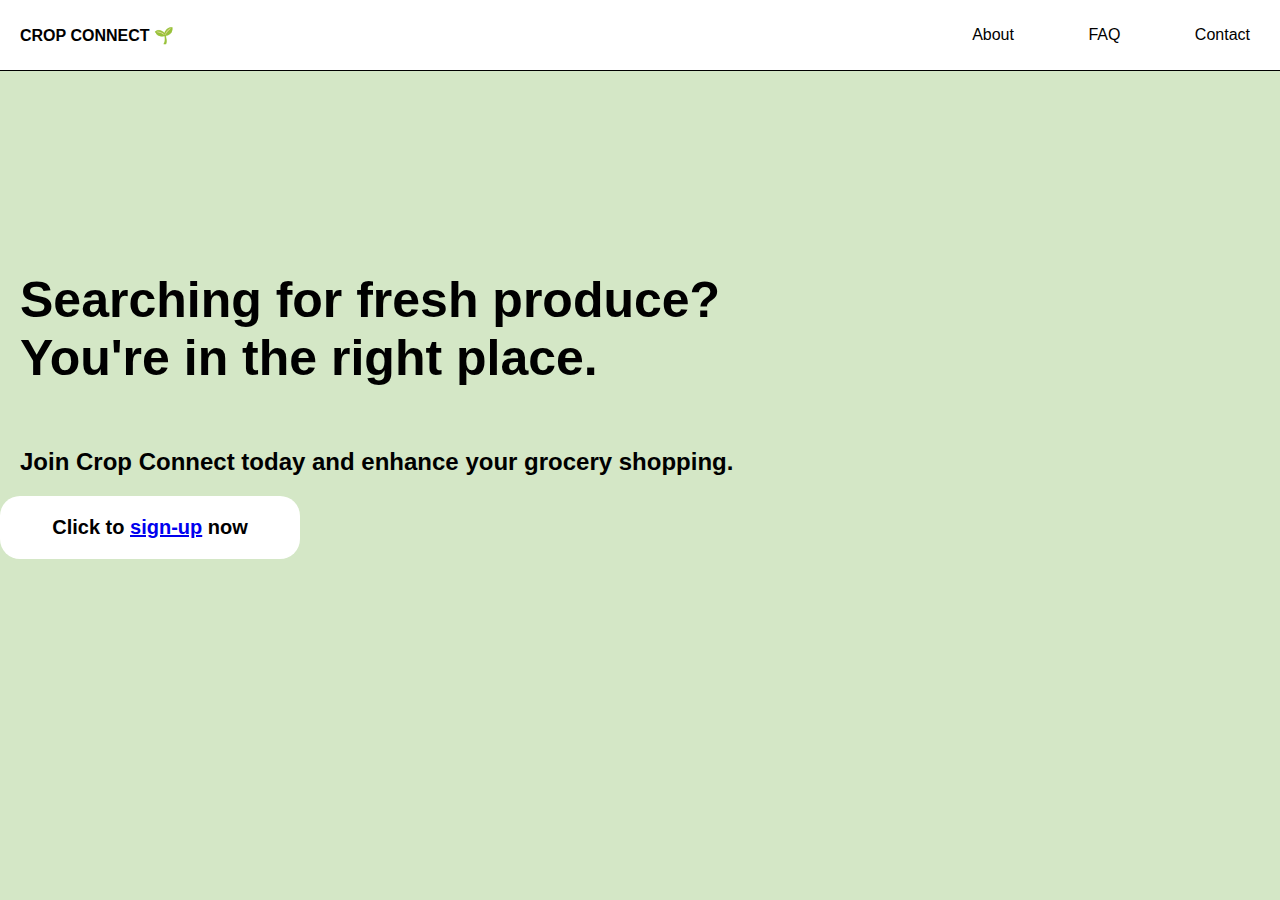
<file: index.html>
<!DOCTYPE html>
<html lang="en">

<head>
    <meta charset="UTF-8">
    <meta name="viewport" content="width=device-width, initial-scale=1.0">
    <link href="marketplace.css" rel="stylesheet" type="text/css" />
</head>

<body>
    <div class="header">
        <p id="websiteTitle" style="font-weight:bold">
            CROP CONNECT 🌱
        </p>
        <div class="headerLabels">
            <nav>
                <ul>
                    <li><a href="#" style="margin-right: 70px">About</a></li>
                    <li><a href="#" style="margin-right: 70px">FAQ</a></li>
                    <li><a href="#">Contact</a></li>
                </ul>
            </nav>
        </div>
    </div>
    <h2 style="font-size: 50px; margin-top: 200px">Searching for fresh produce? <br> You're in the right place.</h2>
    <h2>Join Crop Connect today and enhance your grocery shopping.</h2>
    <div id="startButton">
    <p style="font-size: 20px; font-weight: bold">Click to <a href = "sign-up.html">sign-up</a> now</p>
    </div>
    </div>
    </div>
</body>
</file>
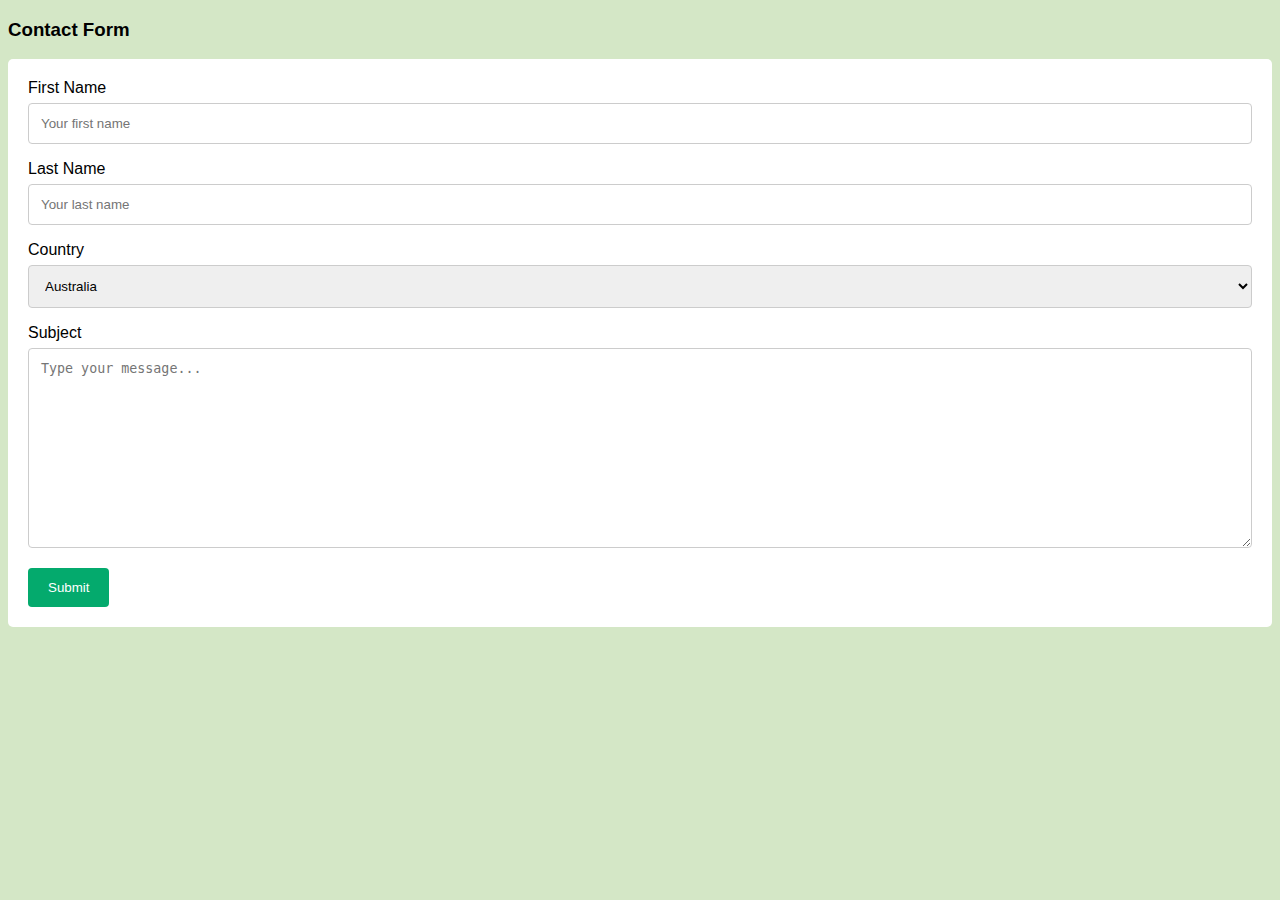
<file: contact.html>
<!DOCTYPE html>
<html lang="en">

<head>
  <meta charset="UTF-8">
  <meta name="viewport" content="width=device-width, initial-scale=1.0">
  <style>
    body {
      font-family: Arial, Helvetica, sans-serif;
      background-color: #d4e7c6;
    }

    * {
      box-sizing: border-box;
    }

    input[type=text],
    select,
    textarea {
      width: 100%;
      padding: 12px;
      border: 1px solid #ccc;
      border-radius: 4px;
      box-sizing: border-box;
      margin-top: 6px;
      margin-bottom: 16px;
      resize: vertical;
    }

    input[type=submit] {
      background-color: #04AA6D;
      color: white;
      padding: 12px 20px;
      border: none;
      border-radius: 4px;
      cursor: pointer;
    }

    input[type=submit]:hover {
      background-color: #45a049;
    }

    .container {
      border-radius: 5px;
      background-color: #ffffff;
      padding: 20px;
    }
  </style>
</head>

<body>

  <h3>Contact Form</h3>

  <div class="container">
    <form id="contactForm">
      <label for="fname">First Name</label>
      <input type="text" id="fname" name="firstname" placeholder="Your first name">

      <label for="lname">Last Name</label>
      <input type="text" id="lname" name="lastname" placeholder="Your last name">

      <label for="country">Country</label>
      <select id="country" name="country">
        <option value="australia">Australia</option>
        <option value="canada">Canada</option>
        <option value="mexico">Mexico</option>
        <option value="usa">USA</option>
        <option value="uk">United Kingdom</option>
        <option value="germany">Germany</option>
        <option value="france">France</option>
        <option value="japan">Japan</option>
        <option value="china">China</option>
        <option value="india">India</option>
        <option value="brazil">Brazil</option>
        <option value="south_africa">South Africa</option>
        <option value="new_zealand">New Zealand</option>
        <option value="italy">Italy</option>
        <option value="spain">Spain</option>
        <option value="russia">Russia</option>
        <option value="south_korea">South Korea</option>
        <option value="nigeria">Nigeria</option>
        <option value="argentina">Argentina</option>
        <option value="saudi_arabia">Saudi Arabia</option>
      </select>

      <label for="subject">Subject</label>
      <textarea id="subject" name="subject" placeholder="Type your message..." style="height:200px"></textarea>

      <input type="submit" value="Submit">
    </form>
  </div>

  <script>
    document.getElementById('contactForm').addEventListener('submit', function(event) {
      event.preventDefault();
      window.location.href = 'homepage.html';
    });
  </script>

</body>

</html>
</file>
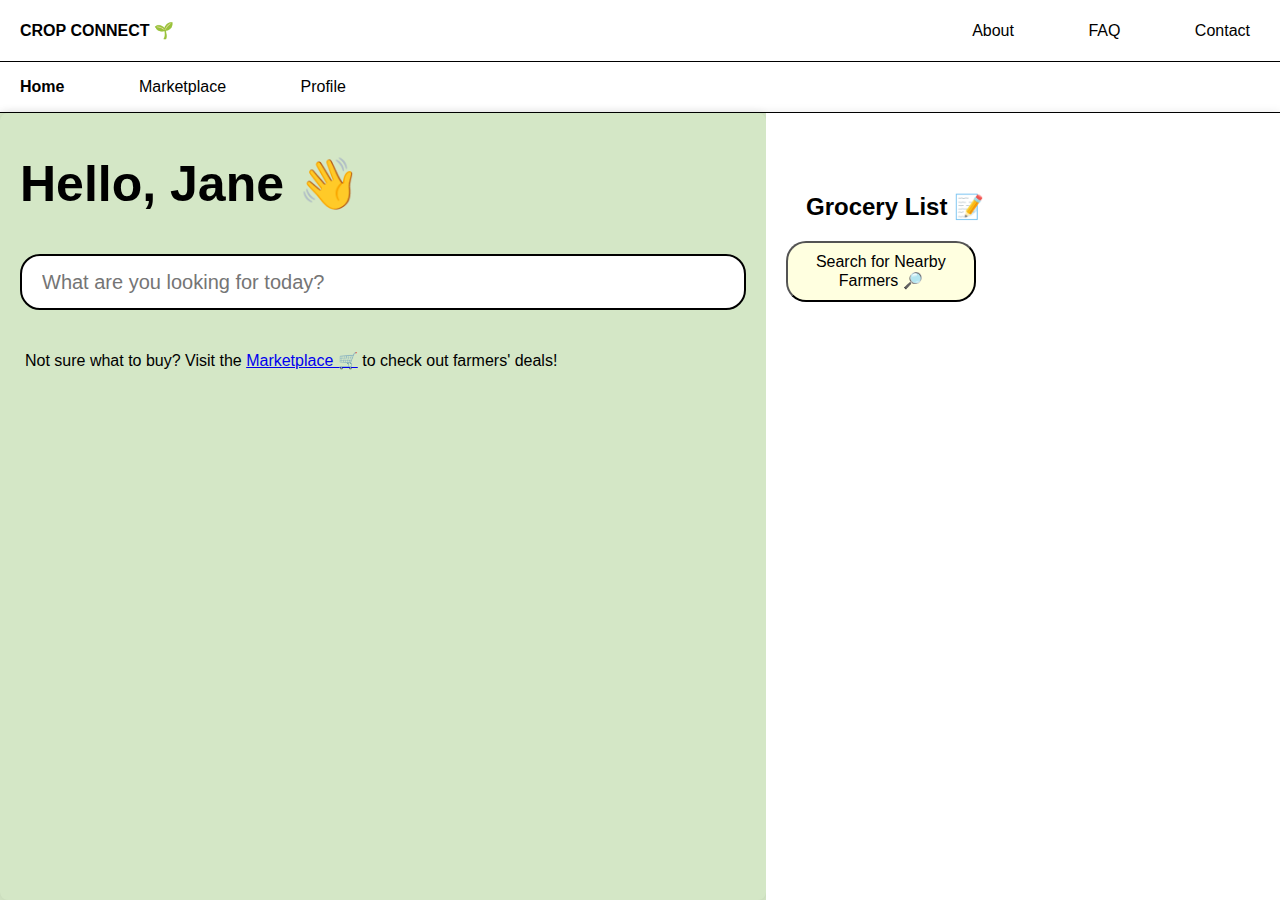
<file: homepage.html>
<!DOCTYPE html>
<html lang="en">

<head>
    <meta charset="UTF-8">
    <meta name="viewport" content="width=device-width, initial-scale=1.0">
    <link href="homepage.css" rel="stylesheet" type="text/css" />
</head>

<body>
    <div class="header">
        <p id="websiteTitle">
            CROP CONNECT 🌱
        </p>
        <div class="headerLabels">
            <nav>
                <ul>
                    <li><a style="margin-right: 70px;">About</a></li>
                    <li><a href="#" style="margin-right: 70px;">FAQ</a></li>
                    <li><a href="contact.html">Contact</a></li>
                </ul>
            </nav>
        </div>
    </div>
    <div class="subheader">
        <nav>
            <ul>
                <li><a href="#" style="font-weight: bold; margin-right: 70px;">Home</a></li>
                <li><a href="marketplace.html" style="margin-right: 70px;">Marketplace</a></li>
                <li><a>Profile</a></li>
            </ul>
        </nav>
    </div>
    <div class="containers">
        <div class="container1">
            <h2 style="font-size: 50px">Hello, Jane 👋</h2>
            <div class="search-bar">
                <input type="text" id="searchInput" placeholder="What are you looking for today?">
                <div id="dropdown" class="dropdown-content">
                    <!-- Search results will appear here -->
                </div>
            </div>
            <p style="padding: 25px">Not sure what to buy? Visit the <a href="marketplace.html">Marketplace 🛒</a>
                to
                check out farmers' deals!</p>
        </div>
        <div class="container2">
            <div class="groceryList">
                <h2 style="margin-top: 60px">Grocery List 📝</h2>
                <ul id="groceryItems">
                    <!-- Grocery items will be added here -->
                </ul>
            </div>
            <button id="nextPageButton" class="button" style="width: 40%; padding-left: 20px;">Search for Nearby Farmers 🔎</button>
            <div id="distance"></div>
            <div id="output"></div>
            <a href="messaging.html" id="contactFarmerButton" class="button" style="text-decoration: none;">Contact
                Farmer ⭐️🤳</a>
        </div>
    </div>

    <script src="script.js"></script>
</body>

</html>
</file>
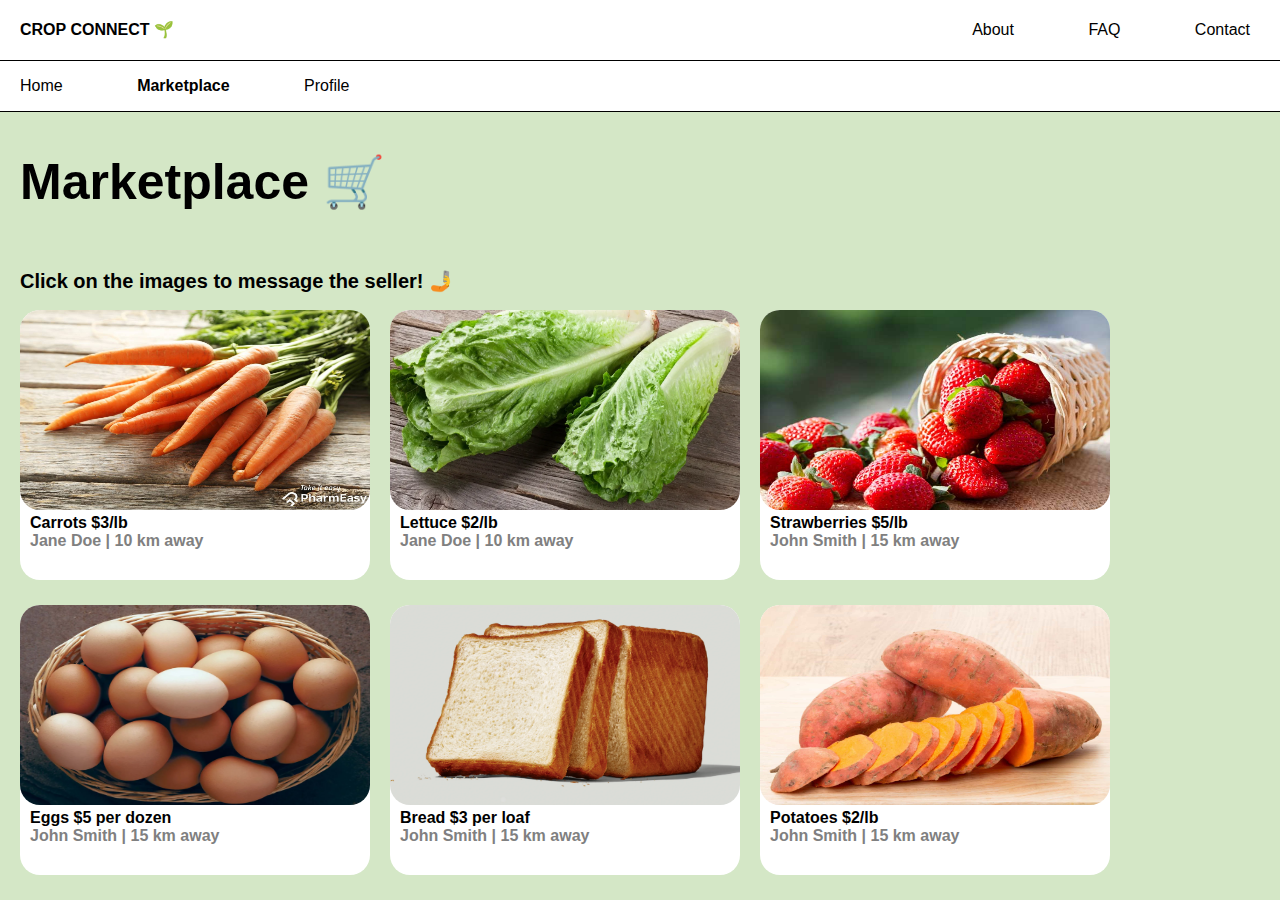
<file: marketplace.html>
<!DOCTYPE html>
<html lang="en">

<head>
    <meta charset="UTF-8">
    <meta name="viewport" content="width=device-width, initial-scale=1.0">
    <link href="marketplace.css" rel="stylesheet" type="text/css" />
</head>

<body>
    <div class="header">
        <p id="websiteTitle">
            <a href="homepage.html" style="font-weight: bold; text-decoration: none; color: black">CROP CONNECT 🌱</a>
        </p>
        <div class="headerLabels">
            <nav>
                <ul>
                    <li><a href="#" style="margin-right: 70px;">About</a></li>
                    <li><a href="#" style="margin-right: 70px;">FAQ</a></li>
                    <li><a href="contact.html">Contact</a></li>
                </ul>
            </nav>
        </div>
    </div>
    <div class="subheader">
        <nav>
            <ul>
                <li><a href="homepage.html" class="link" style="margin-right: 70px;">Home</a></li>
                <li><a href="marketplace.html" style="font-weight: bold; margin-right: 70px;">Marketplace</a></li>
                <li><a href="#">Profile</a></li>
            </ul>
        </nav>
    </div>
    <h2 style="font-size: 50px">Marketplace 🛒</h2>
    <h2 style="font-size: 20px">Click on the images to message the seller! 🤳</h2>

    <div class="listings"> <!-- wraps in one class so can be put side-by-side in css-->
        <div id="productCard" class="productListing">
            <style>
                #productImage img {
                    height: 200px;
                    width: 350px;
                    border-radius: 20px;
                }
            </style>

            <a href="messaging.html" class="link">
                <div id="productImage">
                    <img src="images/carrots.jpeg" alt="ProductImage">
                </div>
                <p id="productName" class="productInfo">Carrots $3/lb</p>
                <p id="sellerInfo" class="productInfo">Jane Doe | 10 km away</p>
            </a>
        </div>

        <div id="productCard" class="productListing">
            <a href="messaging.html" class="link"> <!-- links to another page -->
                <div id="productImage">
                    <img src="images/lettuce.webp" alt="ProductImage">
                </div>
                <p id="productName" class="productInfo">Lettuce $2/lb</p>
                <p id="sellerInfo" class="productInfo">Jane Doe | 10 km away</p>
            </a>
        </div>

        <div id="productCard" class="productListing">
            <a href="messaging.html" class="link"> <!-- links to another page -->
                <div id="productImage">
                    <img src="images/strawberry.jpeg" alt="ProductImage">
                </div>
                <p id="productName" class="productInfo">Strawberries $5/lb</p>
                <p id="sellerInfo" class="productInfo">John Smith | 15 km away </p>
            </a>
        </div>
    </div>

    <div class="listings1">
        <div id="productCard" class="productListing">
            <a href="messaging.html" class="link"> <!-- links to another page -->
                <div id="productImage">
                    <img src="images/eggs.webp" alt="ProductImage">
                </div>
                <p id="productName" class="productInfo">Eggs $5 per dozen</p>
                <p id="sellerInfo" class="productInfo">John Smith | 15 km away </p>
            </a>
        </div>

        <div id="productCard" class="productListing">
            <a href="messaging.html" class="link"> <!-- links to another page -->
                <div id="productImage">
                    <img src="images/bread.webp" alt="ProductImage">
                </div>
                <p id="productName" class="productInfo">Bread $3 per loaf</p>
                <p id="sellerInfo" class="productInfo">John Smith | 15 km away </p>
            </a>
        </div>

        <div id="productCard" class="productListing">
            <a href="messaging.html" class="link"> <!-- links to another page -->
                <div id="productImage">
                    <img src="images/spotato.jpeg" alt="ProductImage">
                </div>
                <p id="productName" class="productInfo">Potatoes $2/lb</p>
                <p id="sellerInfo" class="productInfo">John Smith | 15 km away </p>
            </a>
        </div>
    </div>

</body>

</html>
</file>
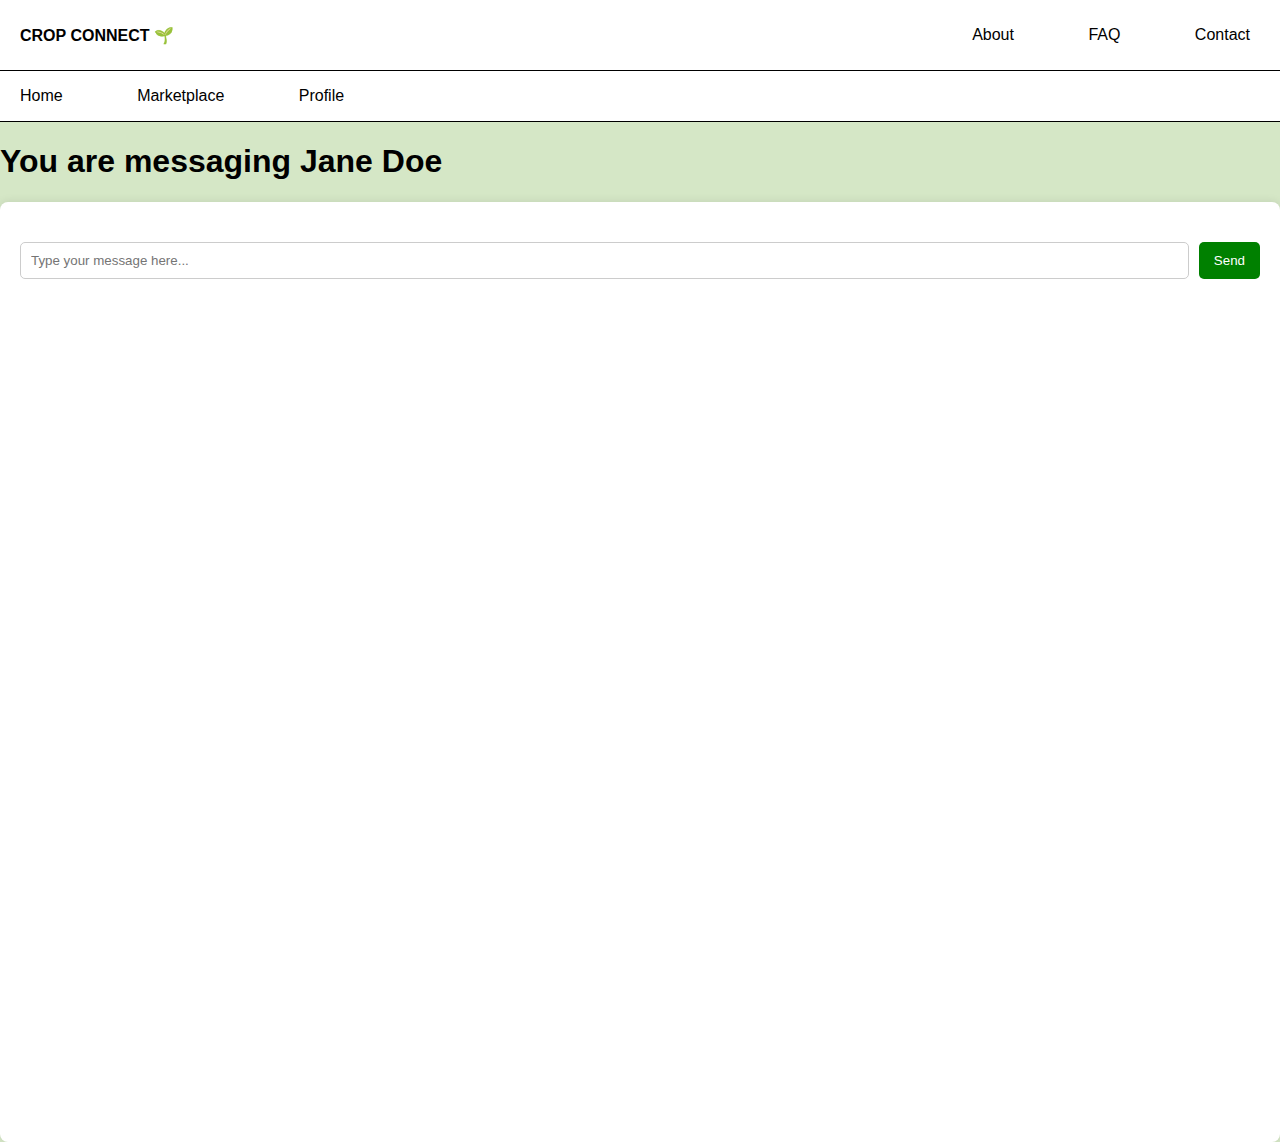
<file: messaging.html>
<!DOCTYPE html>
<html lang="en">

<head>
    <meta charset="UTF-8">
    <meta name="viewport" content="width=device-width, initial-scale=1.0">
    <title>Messaging</title>
    <link rel="stylesheet" href="messagingstyle.css">
</head>

<body>
    <div class="header">
        <p id="websiteTitle">
            <a href="index.html" style="font-weight: bold; text-decoration: none;
                  color: black;">CROP CONNECT 🌱</a>
        </p>
        <div class="headerLabels">
            <nav>
                <ul>
                    <li><a href="welcome-page.html" style="margin-right: 70px;">About</a></li>
                    <li><a href="#" style="margin-right: 70px;">FAQ</a></li>
                    <li><a href="contact.html"">Contact</a></li>
                </ul>
            </nav>
        </div>
    </div>
    <div class="subheader">
        <nav>
            <ul>
                <li><a href="index.html" style="margin-right: 70px">Home </a></li>
                <li><a href="marketplace.html" style="margin-right: 70px">Marketplace</a></li>
                <li><a href="#" style="margin-right: 70px">Profile</a></li>
            </ul>
        </nav>
    </div>
    <h1>You are messaging Jane Doe</h1>
    <div class="chat-container">
        <div class="messages" id="messages"></div>
        <form id="messageForm">
            <input type="text" id="messageInput" placeholder="Type your message here..." required>
            <button type="submit">Send</button>
        </form>
    </div>
    <script>
        const form = document.getElementById('messageForm');
        const messageInput = document.getElementById('messageInput');
        const messagesDiv = document.getElementById('messages');

        let submissionCount = 0;

        form.addEventListener('submit', function (event) {
            event.preventDefault();
            const userMessage = messageInput.value;
            displayMessage(userMessage, 'user-message');
            messageInput.value = '';

            submissionCount++;
            setTimeout(() => {
                const responseMessage = getAutomatedResponse(submissionCount);
                displayMessage(responseMessage, 'response-message');
            }, 1000);
        });

        function displayMessage(message, className) {
            const messageElement = document.createElement('div');
            messageElement.textContent = message;
            messageElement.className = `message ${className}`;
            messagesDiv.appendChild(messageElement);
            messagesDiv.scrollTop = messagesDiv.scrollHeight;
        }

        function getAutomatedResponse(count) {
            const options = automatedResponses[count - 1];
            const randomIndex = Math.floor(Math.random() * options.length);
            return options[randomIndex];
        }

        const automatedResponses = [
            [
                "Howdy! What can I help you find today?",
                "Welcome! How can we assist you today?",
                "Hi there! Looking for something specific?"
            ],
            [
                "Carrots are currently priced at $1.50 per pound, while spinach costs $2.00 per bunch.",
                "For carrots, we have a special offer at $1.25 per pound, and spinach is available at $1.75 per bunch.",
                "You'll find carrots priced at $1.75 per pound and spinach at $2.25 per bunch in our store."
            ],
            [
                "Our store is open from 9 AM to 7 PM. You can pick up your food from our location at 123 Main Street.",
                "You can find us open every day from 9 AM to 7 PM at 123 Main Street. Swing by and grab your fresh produce!",
                "Visit us at 123 Main Street. Our store hours are 9 AM to 7 PM, every day of the week."
            ],
            [
                "Thank you for your interest in our store! Feel free to reach out if you have any more questions.",
                "We appreciate your visit! Let us know if there's anything else we can help you with.",
                "Thanks for stopping by! Don't hesitate to ask if you need further assistance."
            ]
        ];
    </script>
</body>

</html>
</file>
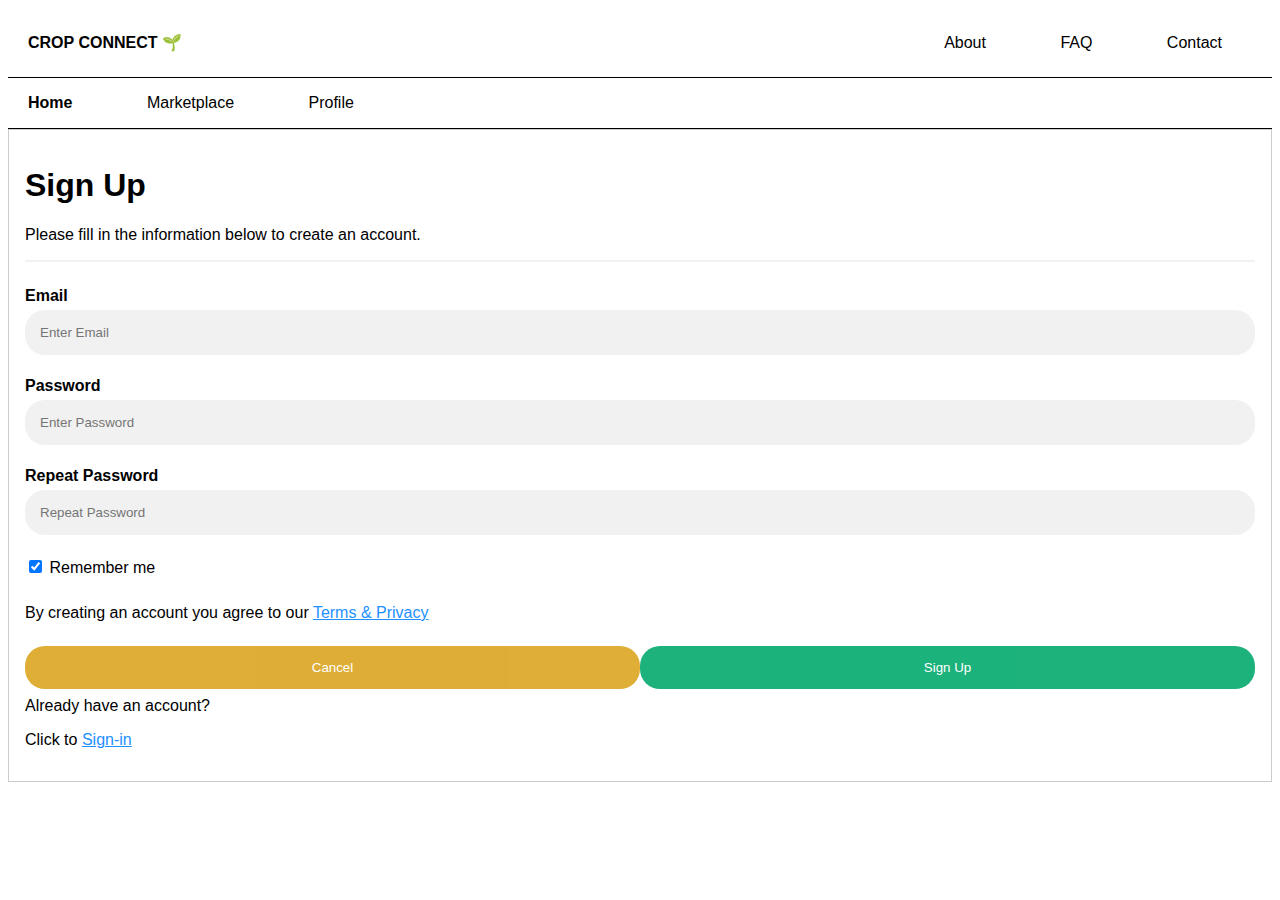
<file: sign-up.html>
<!DOCTYPE html>
<html>
<style>
  body {
    font-family: Arial, Helvetica, sans-serif;
  }

  * {
    box-sizing: border-box
  }

  /* Full-width input fields */
  input[type=text],
  input[type=password] {
    width: 100%;
    padding: 15px;
    margin: 5px 0 22px 0;
    display: inline-block;
    border: none;
    background: #f1f1f1;
    border-radius: 20px;
  }

  input[type=text]:focus,
  input[type=password]:focus {
    background-color: #D4E7C6;
    outline: none;
  }

  hr {
    border: 1px solid #f1f1f1;
    margin-bottom: 25px;
  }

  /* Set a style for all buttons */
  button {
    background-color: #04AA6D;
    color: white;
    padding: 14px 20px;
    margin: 8px 0;
    border: none;
    cursor: pointer;
    width: 100%;
    opacity: 0.9;
  }

  button:hover {
    opacity: 1;
  }

  /* Extra styles for the cancel button */
  .cancelbtn {
    padding: 14px 20px;
    background-color: goldenrod;
  }

  /* Float cancel and signup buttons and add an equal width */
  .cancelbtn,
  .signupbtn {
    float: left;
    width: 50%;
    
    border-radius: 20px;
  }

  /* Add padding to container elements */
  .container {
    padding: 16px;
  }

  /* Clear floats */
  .clearfix::after {
    content: "";
    clear: both;
    display: table;
  }

  /* Change styles for cancel button and signup button on extra small screens */
  @media screen and (max-width: 300px) {

    .cancelbtn,
    .signupbtn {
      width: 100%;
    }
  }

  .header {
    width: 100%;
    background-color: white;
    padding-left: 20px;
    height: 70px;
    display: flex;
    justify-content: space-between;
    align-items: center;
    border-bottom: 1px solid black;
  }

  .subheader {
    background-color: white;
    padding-left: 20px;
    border-bottom: 1px solid black;
  }

  #websiteTitle {
    margin-right: auto;
    font-weight: bold;
  }

  .headerLabels {
    margin-right: 50px;
    margin-left: auto;
  }

  nav {
    position: sticky;
  }

  nav li {
    display: inline-block;
  }

  nav ul {
    list-style-type: none;
    display: inline-block;
    padding: 0;
  }

  nav a {
    text-decoration: none;
    color: black;
  }
</style>

<body>

  <div class="header">
    <p id="websiteTitle">
      CROP CONNECT 🌱
    </p>
    <div class="headerLabels">
      <nav>
        <ul>
          <li><a href="welcome-page.html" style="margin-right: 70px;">About</a></li>
          <li><a href="#" style="margin-right: 70px;">FAQ</a></li>
          <li><a href="contact.html">Contact</a></li>
        </ul>
      </nav>
    </div>
  </div>
  <div class="subheader">
    <nav>
      <ul>
        <li><a href="index.html" style="font-weight: bold; margin-right: 70px;">Home</a></li>
        <li><a href="marketplace.html" style="margin-right: 70px;">Marketplace</a></li>
        <li><a href="#">Profile</a></li>
      </ul>
    </nav>
  </div>

  <form id="signupForm" style="border:1px solid #ccc">
    <div class="container">
      <h1>Sign Up</h1>
      <p>Please fill in the information below to create an account.</p>
      <hr>

      <label for="email"><b>Email</b></label>
      <input type="text" placeholder="Enter Email" name="email" required>

      <label for="psw"><b>Password</b></label>
      <input type="password" placeholder="Enter Password" name="psw" required>

      <label for="psw-repeat"><b>Repeat Password</b></label>
      <input type="password" placeholder="Repeat Password" name="psw-repeat" required>

      <label>
        <input type="checkbox" checked="checked" name="remember" style="margin-bottom:15px"> Remember me
      </label>

      <p>By creating an account you agree to our <a href="#" style="color:dodgerblue">Terms & Privacy</a></p>

      <div class="clearfix">
        <button onclick="location.href='index.html'" type="button" class="cancelbtn">Cancel</button>
        <button id="signupbtn" type="submit" class="signupbtn">Sign Up</button>
        <p>Already have an account?</p>
        <p>Click to <a href="sign-in.html" style="color:dodgerblue">Sign-in</a></p>
      </div>
    </div>
  </form>

  <script>
    document.getElementById("signupForm").addEventListener("submit", function(event){
      event.preventDefault();
      window.location.href = 'homepage.html';
    });
  </script>

</body>
</html>
</file>
<file: marketplace.css>
body {
  font-family: Arial, sans-serif;
  margin: 0;
  padding: 0;
  display: flex;
  height: 100vh;
  flex-direction: column;
  background: #D4E7C6;
}

nav {
  position: sticky;
}

nav li {
  display: inline-block;
}

nav ul,
.link {
  list-style-type: none;
  display: inline-block;
  padding: 0;
}

nav a,
.link {
  text-decoration: none;
  color: black;
}

.subheader {
  background-color: white;
  padding-left: 20px;
  border-bottom: 1px solid black;
}

#websiteTitle {
  margin-right: auto;
}

.headerLabels {
  margin-right: 50px;
  margin-left: auto;
}

.header {
  border-width: 20;
  width: 100%;
  background-color: white;
  padding-left: 20px;
  height: 70px;
  display: flex;
  justify-content: space-between;
  align-items: center;
  border-bottom: 1px solid black;
}

h1,
h2 {
  padding-left: 20px;
}

#productCard {
  border-radius: 20px;
  margin-left: 20px;
  background-color: white;
  width: 350px;
  height: 270px;
  margin-bottom: 25px;
}

#productImage {
  border-radius: 20px;
  padding: 0px;
  height: auto;
  width: 100%;
}

.productListing {
  border-radius: 20px;
}

.productInfo {
  font-weight: bold;
  margin: 0;
  padding-left: 10px;
  display: flex;
  flex-direction: row;
}


#sellerInfo {
  color: grey;
}

.listings {
  display: flex;
  flex-direction: row;
 
}

.listings1 {
  display: flex;
  flex-direction: row;
  margin-top: 10 px;
}

#startButton {
  background: white;
  color: black;
  background-color: white;
  border-radius: 20px;
  cursor: pointer;
  font-size: 16px;
  text-align: center;
  width: 300px;
}
</file>
<file: homepage.css>
body {
  font-family: Arial, sans-serif;
  margin: 0;
  padding: 0;
  display: flex;
  height: 100vh;
  flex-direction: column;
}

siteBody {
  flex-direction: row;
}

.header {
  width: 100%;
  background-color: white;
  padding-left: 20px;
  height: 70px;
  display: flex;
  justify-content: space-between;
  align-items: center;
  border-bottom: 1px solid black;
}

h1,
h2 {
  padding-left: 20px;
}

.subheader {
  background-color: white;
  padding-left: 20px;
  border-bottom: 1px solid black;
}

#websiteTitle {
  margin-right: auto;
  font-weight: bold;
}

.headerLabels {
  margin-right: 50px;
  margin-left: auto;
}

nav {
  position: sticky;
}

nav li {
  display: inline-block;
}

nav ul {
  list-style-type: none;
  display: inline-block;
  padding: 0;
}

nav a {
  text-decoration: none;
  color: black;
}

.container1 {
  display: flex;
  flex-direction: column;
  border-radius: 8px;
  box-shadow: 0 0 10px rgba(0, 0, 0, 0.1);
  height: 100%;
}

.container2 {
  display: flex;
  flex-direction: column;
  background-color: white;
  flex-grow: 1;
  padding: 20px;
}

.containers {
  display: flex;
  flex-direction: row;
  background-color: #D4E7C6;
  height: 100%;
  box-shadow: 0 0 10px rgba(0, 0, 0, 0.1);
  margin-right: 0;
}

.search-bar {
  margin-right: 20px;
  position: relative;
  padding-left: 20px;
}

#searchInput {
  width: 200px;
  padding-left: 20px;
  border: 1px solid #ccc;
  border-radius: 20px;
  height: 50px;
  width: 700px;
  font-size: 20px;
  border-color: black;
  border-width: 2px;
}

.dropdown-content {
  margin-top: 5px;
  display: none;
  position: absolute;
  background-color: #f9f9f9;
  min-width: 200px;
  box-shadow: 0px 8px 16px 0px rgba(0, 0, 0, 0.2);
  z-index: 1;
  border-radius: 20px;
}

.dropdown-content div {
  color: black;
  padding: 12px 16px;
  text-decoration: none;
  display: block;
  border-radius: 20px;
}

.dropdown-content div:hover {
  background-color: #f1f1f1;
}

.grocery-list {
  width: 300px;
}

.grocery-list ul {
  list-style-type: none;
  padding: 0;
}

.grocery-list li {
  display: flex;
  justify-content: space-between;
  align-items: center;
  padding: 8px 0;
  border-bottom: 1px solid #ddd;
}

.add-btn,
.remove-btn {
  background: gold;
  border: none;
  color: white;
  padding: 5px 10px;
  margin-left: 5px;
  border-radius: 4px;
  cursor: pointer;
}

.remove-btn {
  background: gold;
}

span {
  margin: 0 10px;
}

.nav-bar {
  list-style-type: none;
  margin: 0;
  padding: 0;
}

.button {
  background: white;
  color: black;
  background-color: lightyellow;
  padding: 10px 20px;
  border-radius: 20px;
  cursor: pointer;
  font-size: 16px;
  text-align: center;
  width: 500px;
}

#contactFarmerButton {
  display: none;
  background-color: lightyellow;
  color: white;
  padding: 10px 20px;
  border-radius: 20px;
  cursor: pointer;
  font-size: 16px;
  text-align: center;
  width: 500px;
  border-width: 2px;
  border-color: black;
}

.farmer-name {
  font-weight: "bold"
}
</file>
<file: messagingstyle.css>
body {
  font-family: Arial, sans-serif;
  margin: 0px;
  background-color: #d5e7c6;
}

.chat-container {
  height: 100vh;
  margin: 0 auto;
  background-color: #fff;
  padding: 20px;
  border-radius: 8px;
  box-shadow: 0 0 10px rgba(0, 0, 0, 0.1);
}

.messages {
  max-height: 300px;
  overflow-y: auto;
  margin-bottom: 20px;
}

.message {
  padding: 10px;
  border-radius: 5px;
  margin-bottom: 10px;
}

.user-message {
  background-color: #e1ffc7;
  text-align: right;
}

.response-message {
  background-color: #d3d3d3;
  text-align: left;
  width: 40%;
}

form {
  display: flex;
}

input[type="text"] {
  flex: 1;
  padding: 10px;
  border: 1px solid #ccc;
  border-radius: 5px;

}

button {
  padding: 10px 15px;
  margin-left: 10px;
  background-color: green;
  color: #fff;
  border: none;
  border-radius: 5px;
  cursor: pointer;
}

button:hover {
  background-color: #0056b3;
}


nav {
  position: sticky;
}

nav li {
  display: inline-block;
}

nav ul {
  list-style-type: none;
  display: inline-block;
  padding: 0;
}

nav a {
  text-decoration: none;
  color: black;
}

.subheader {
  background-color: white;
  padding-left: 20px;
  border-bottom: 1px solid black;
}


.headerLabels {
  margin-right: 50px;
  margin-left: auto;
}

.header {
  border-width: 20;
  width: 100%;
  background-color: white;
  padding-left: 20px;
  height: 70px;
  display: flex;
  justify-content: space-between;
  align-items: center;
  border-bottom: 1px solid black;
}
</file>
